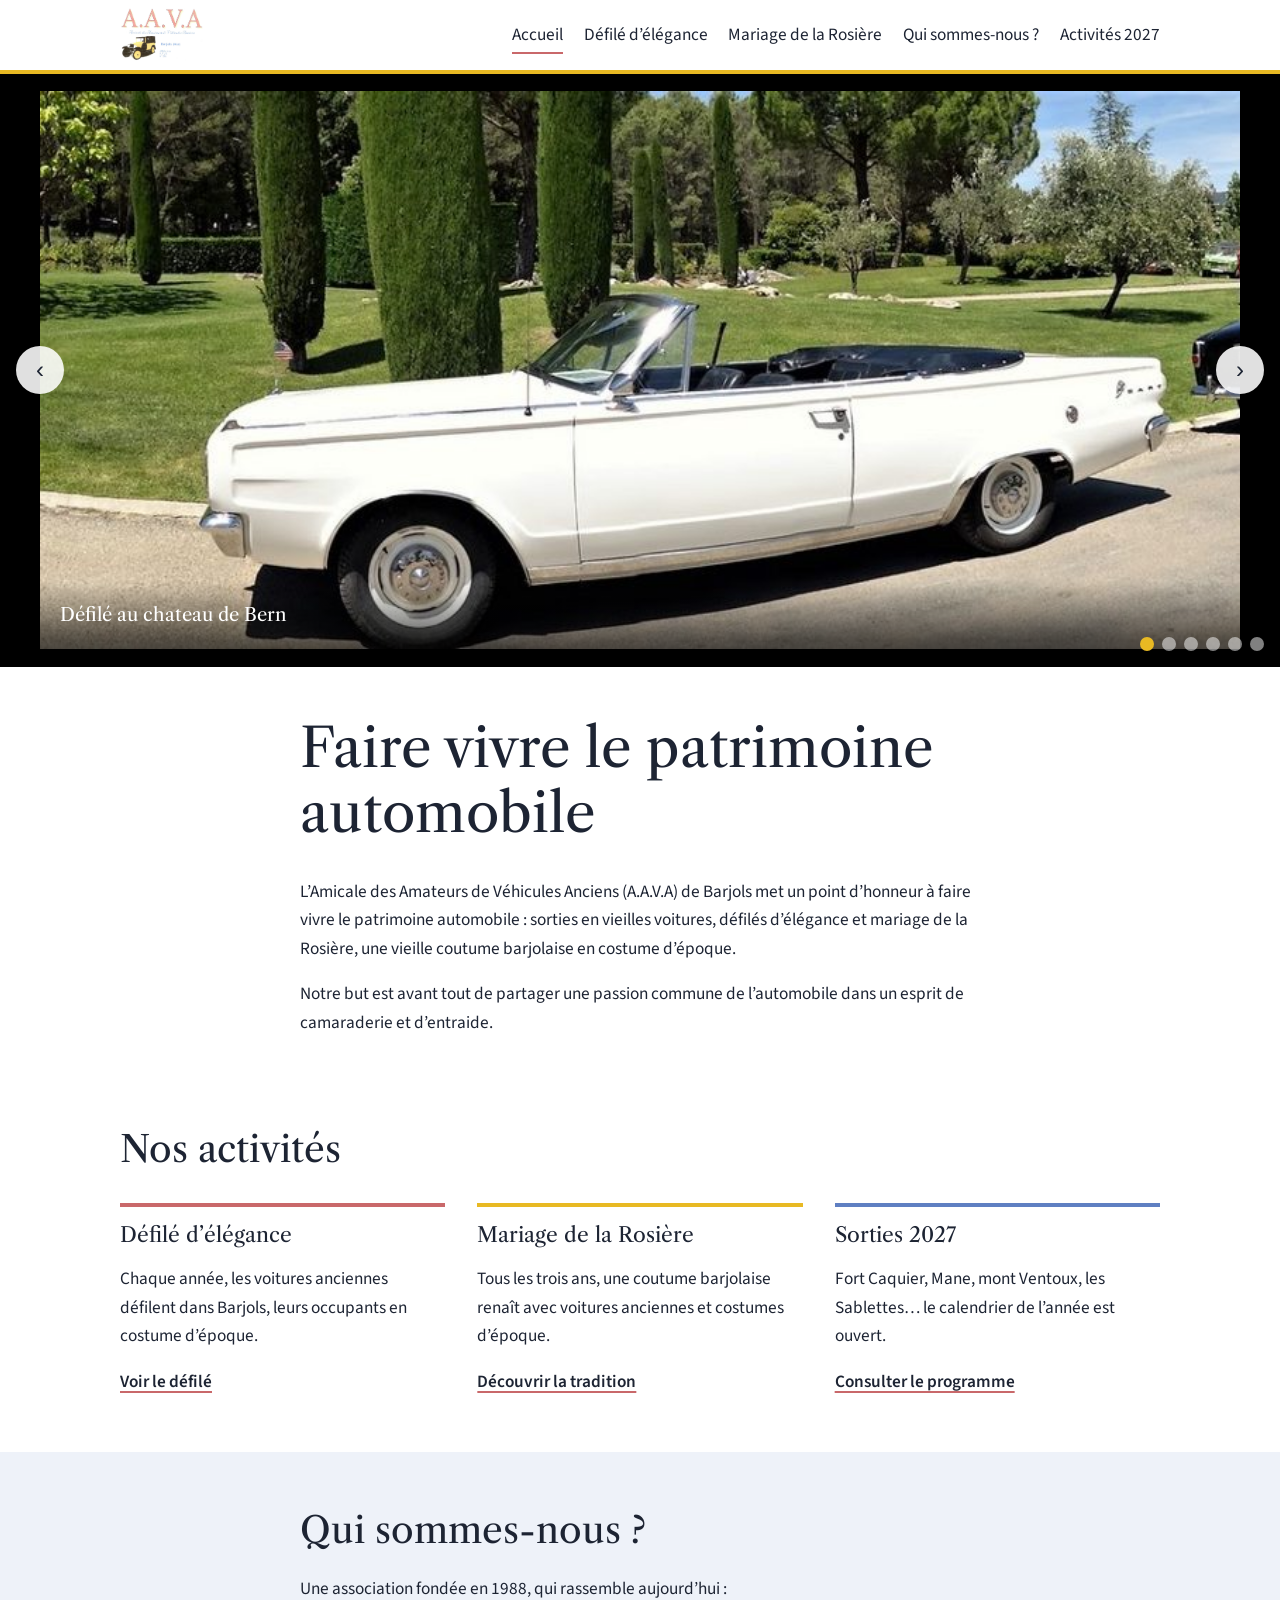
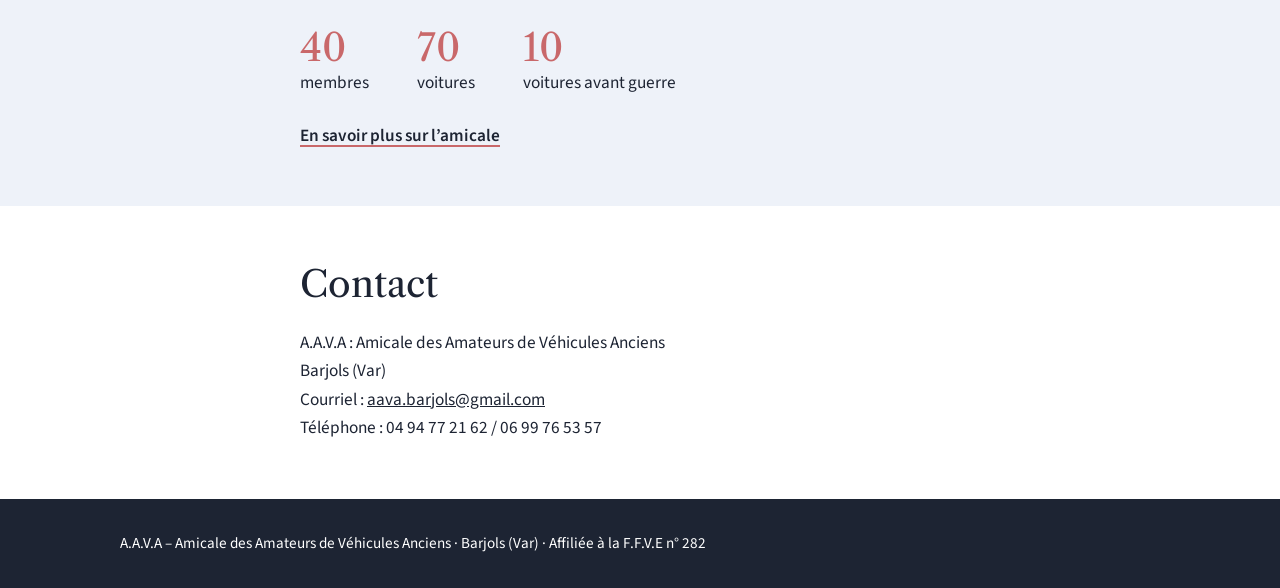
<file: index.html>
<!DOCTYPE html>
<html lang="fr">

<head>
    <meta charset="utf-8">
    <meta name="viewport" content="width=device-width,initial-scale=1">
    <title>A.A.V.A Barjols – Amicale des Amateurs de Véhicules Anciens</title>
    <meta name="description"
        content="Amicale de véhicules anciens à Barjols (Var) : sorties, défilé d’élégance et mariage de la Rosière.">
    <link rel="preconnect" href="https://fonts.googleapis.com">
    <link rel="preconnect" href="https://fonts.gstatic.com" crossorigin>
    <link
        href="https://fonts.googleapis.com/css2?family=Libre+Caslon+Text:ital,wght@0,400;0,700;1,400&family=Source+Sans+3:wght@400;600&display=swap"
        rel="stylesheet">
    <link rel="stylesheet" href="style.css">
</head>

<body>
    <header class="site">
        <div class="wrap"><a class="brand" href="index.html"><img src="images/logo.jpg"
                    alt="A.A.V.A – Amicale des Amateurs de Véhicules Anciens, Barjols"></a>
            <nav aria-label="Navigation principale">
                <ul>
                    <li><a href="index.html" aria-current="page">Accueil</a></li>
                    <li><a href="defile-elegance.html">Défilé d’élégance</a></li>
                    <li><a href="mariage-rosiere.html">Mariage de la Rosière</a></li>
                    <li><a href="qui-sommes-nous.html">Qui sommes-nous ?</a></li>
                    <li><a href="activites-2027.html">Activités 2027</a></li>
                </ul>
            </nav>
        </div>
    </header>
    <main>
        <section class="carousel" aria-roledescription="carrousel" aria-label="Photos de l’amicale">
            <figure class="slide"><img src="images/panorama-1.jpg" alt="Défilé d'élégance" loading="lazy">
                <figcaption>Défilé au chateau de Bern</figcaption>
            </figure>
            <figure class="slide"><img src="images/primaquatre.jpg" alt="Renault Primaquatre devant les vignes">
                <figcaption>Sorties en vieilles voitures</figcaption>
            </figure>
            <figure class="slide"><img src="images/renault-bleue.jpg" alt="Renault bleue décapotable" loading="lazy">
                <figcaption>Le patrimoine automobile en balade</figcaption>
            </figure>
            <figure class="slide"><img src="images/panorama-2.jpg" alt="Défilé d'élégance" loading="lazy">
                <figcaption>Défilé au chateau de Bern</figcaption>
            </figure>
            <figure class="slide"><img src="images/panorama-3.jpg" alt="Défilé d'élégance" loading="lazy">
                <figcaption>Défilé au chateau de Bern</figcaption>
            </figure>
            <figure class="slide"><img src="images/rosiere-groupe.jpg"
                    alt="Les participants au mariage de la Rosière en costumes d’époque" loading="lazy">
                <figcaption>Le mariage de la Rosière</figcaption>
            </figure>
            <button class="prev" aria-label="Photo précédente">‹</button><button class="next"
                aria-label="Photo suivante">›</button>
            <div class="dots"></div>
        </section>
        <section class="intro">
            <div class="wrap narrow">
                <h1>Faire vivre le patrimoine automobile</h1>
                <p>L’Amicale des Amateurs de Véhicules Anciens (A.A.V.A) de Barjols met un point d’honneur à faire vivre
                    le patrimoine automobile : sorties en vieilles voitures, défilés d’élégance et mariage de la
                    Rosière, une vieille coutume barjolaise en costume d’époque.</p>
                <p>Notre but est avant tout de partager une passion commune de l’automobile dans un esprit de
                    camaraderie et d’entraide.</p>
            </div>
        </section>
        <section class="block">
            <div class="wrap">
                <h2>Nos activités</h2>
                <div class="cards">
                    <article class="card">
                        <h3>Défilé d’élégance</h3>
                        <p>Chaque année, les voitures anciennes défilent dans Barjols, leurs occupants en costume
                            d’époque.</p><a class="link" href="defile-elegance.html">Voir le défilé</a>
                    </article>
                    <article class="card">
                        <h3>Mariage de la Rosière</h3>
                        <p>Tous les trois ans, une coutume barjolaise renaît avec voitures anciennes et costumes
                            d’époque.</p><a class="link" href="mariage-rosiere.html">Découvrir la tradition</a>
                    </article>
                    <article class="card">
                        <h3>Sorties 2027</h3>
                        <p>Fort Caquier, Mane, mont Ventoux, les Sablettes… le calendrier de l’année est ouvert.</p><a
                            class="link" href="activites-2027.html">Consulter le programme</a>
                    </article>
                </div>
            </div>
        </section>
        <section class="block alt">
            <div class="wrap narrow">
                <h2>Qui sommes-nous ?</h2>
                <p>Une association fondée en 1988, qui rassemble aujourd’hui :</p>
                <ul class="stats">
                    <li><strong>40</strong>membres</li>
                    <li><strong>70</strong>voitures</li>
                    <li><strong>10</strong>voitures avant guerre</li>
                </ul>
                <a class="link" href="qui-sommes-nous.html">En savoir plus sur l’amicale</a>
            </div>
        </section>
        <section class="block contact" id="contact">
            <div class="wrap narrow">
                <h2>Contact</h2>
                <address>A.A.V.A : Amicale des Amateurs de Véhicules Anciens<br>Barjols (Var)</br>
                    
                    Courriel : <a href="mailto:aava.barjols@gmail.com">aava.barjols@gmail.com</a><br>Téléphone :  04 94 77 21 62 / 06 99 76 53 57
                </address>
            </div>
        </section>
    </main>
    <footer>
        <div class="wrap">A.A.V.A – Amicale des Amateurs de Véhicules Anciens · Barjols (Var) · Affiliée à la F.F.V.E n°
            282</div>
    </footer>
    <script src="script.js"></script>
</body>

</html>
</file>
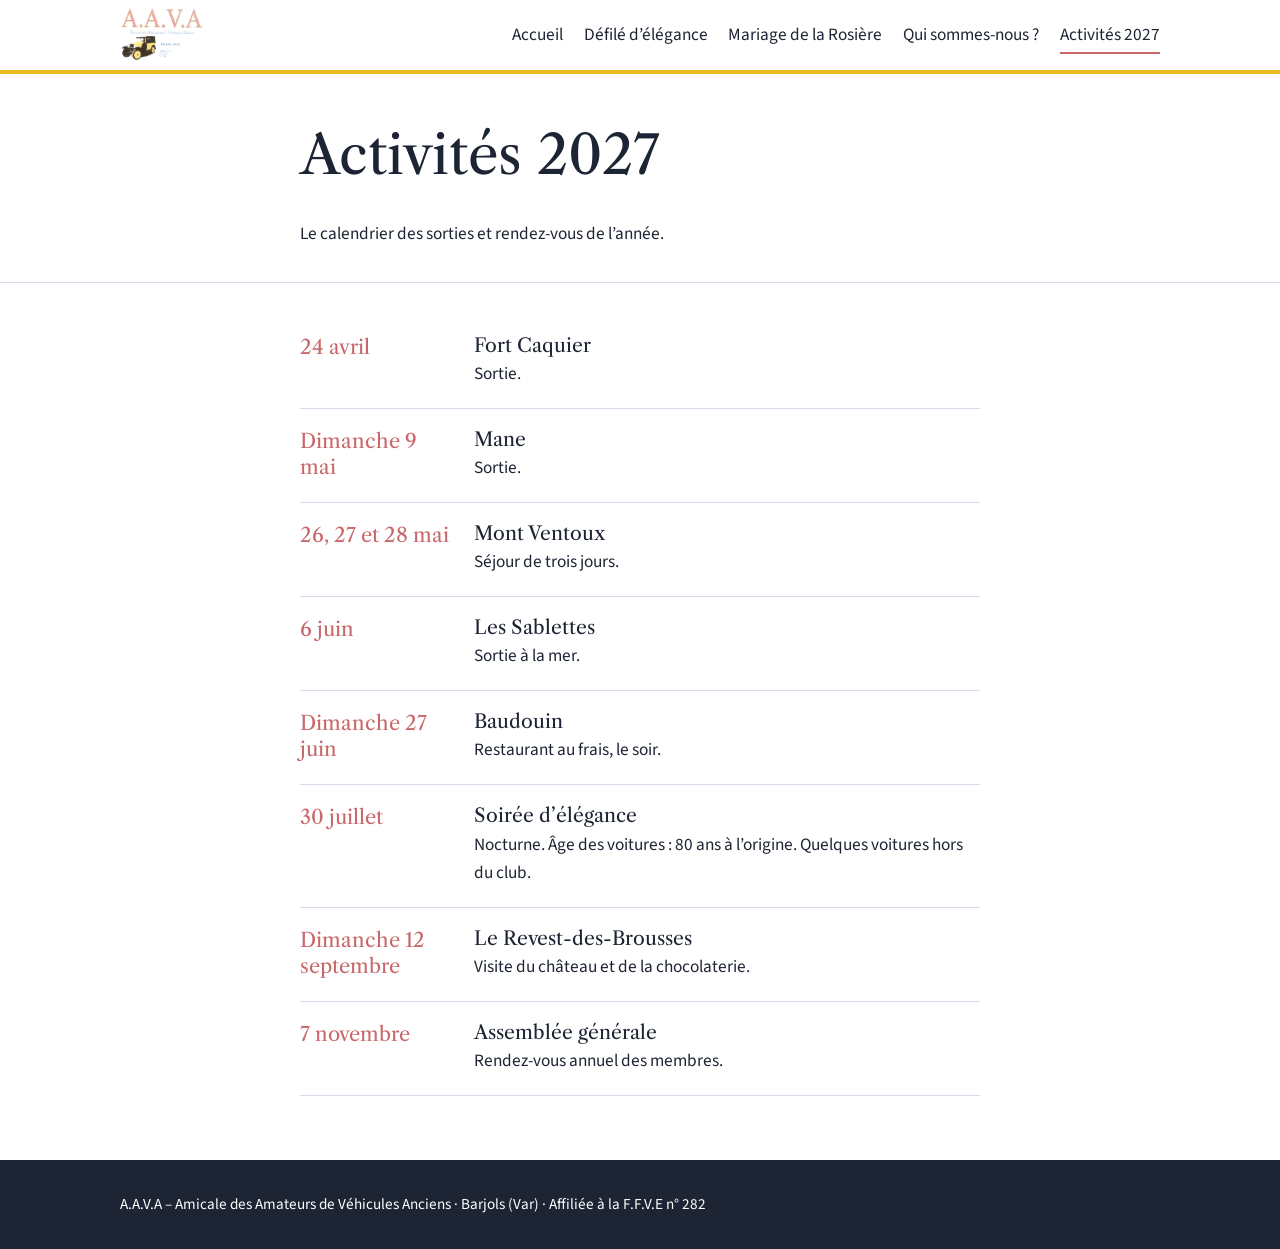
<file: activites-2027.html>
<!DOCTYPE html>
<html lang="fr"><head><meta charset="utf-8"><meta name="viewport" content="width=device-width,initial-scale=1">
<title>Activités 2027 – A.A.V.A Barjols</title><meta name="description" content="Le programme 2027 de l’A.A.V.A.">
<link rel="preconnect" href="https://fonts.googleapis.com"><link rel="preconnect" href="https://fonts.gstatic.com" crossorigin>
<link href="https://fonts.googleapis.com/css2?family=Libre+Caslon+Text:ital,wght@0,400;0,700;1,400&family=Source+Sans+3:wght@400;600&display=swap" rel="stylesheet">
<link rel="stylesheet" href="style.css"></head><body>
<header class="site"><div class="wrap"><a class="brand" href="index.html"><img src="images/logo.jpg" alt="A.A.V.A – Amicale des Amateurs de Véhicules Anciens, Barjols"></a>
<nav aria-label="Navigation principale"><ul><li><a href="index.html">Accueil</a></li><li><a href="defile-elegance.html">Défilé d’élégance</a></li><li><a href="mariage-rosiere.html">Mariage de la Rosière</a></li><li><a href="qui-sommes-nous.html">Qui sommes-nous ?</a></li><li><a href="activites-2027.html" aria-current="page">Activités 2027</a></li></ul></nav></div></header>
<main><div class="pagehead"><div class="wrap narrow"><h1>Activités 2027</h1><p>Le calendrier des sorties et rendez-vous de l’année.</p></div></div><div class="wrap narrow"><ol class="agenda"><li><time>24 avril</time><div><h3>Fort Caquier</h3><p>Sortie.</p></div></li><li><time>Dimanche 9 mai</time><div><h3>Mane</h3><p>Sortie.</p></div></li><li><time>26, 27 et 28 mai</time><div><h3>Mont Ventoux</h3><p>Séjour de trois jours.</p></div></li><li><time>6 juin</time><div><h3>Les Sablettes</h3><p>Sortie à la mer.</p></div></li><li><time>Dimanche 27 juin</time><div><h3>Baudouin</h3><p>Restaurant au frais, le soir.</p></div></li><li><time>30 juillet</time><div><h3>Soirée d’élégance</h3><p>Nocturne. Âge des voitures : 80 ans à l’origine. Quelques voitures hors du club.</p></div></li><li><time>Dimanche 12 septembre</time><div><h3>Le Revest-des-Brousses</h3><p>Visite du château et de la chocolaterie.</p></div></li><li><time>7 novembre</time><div><h3>Assemblée générale</h3><p>Rendez-vous annuel des membres.</p></div></li></ol></div></main>
<footer><div class="wrap">A.A.V.A – Amicale des Amateurs de Véhicules Anciens · Barjols (Var) · Affiliée à la F.F.V.E n° 282</div></footer>
</body></html>
</file>
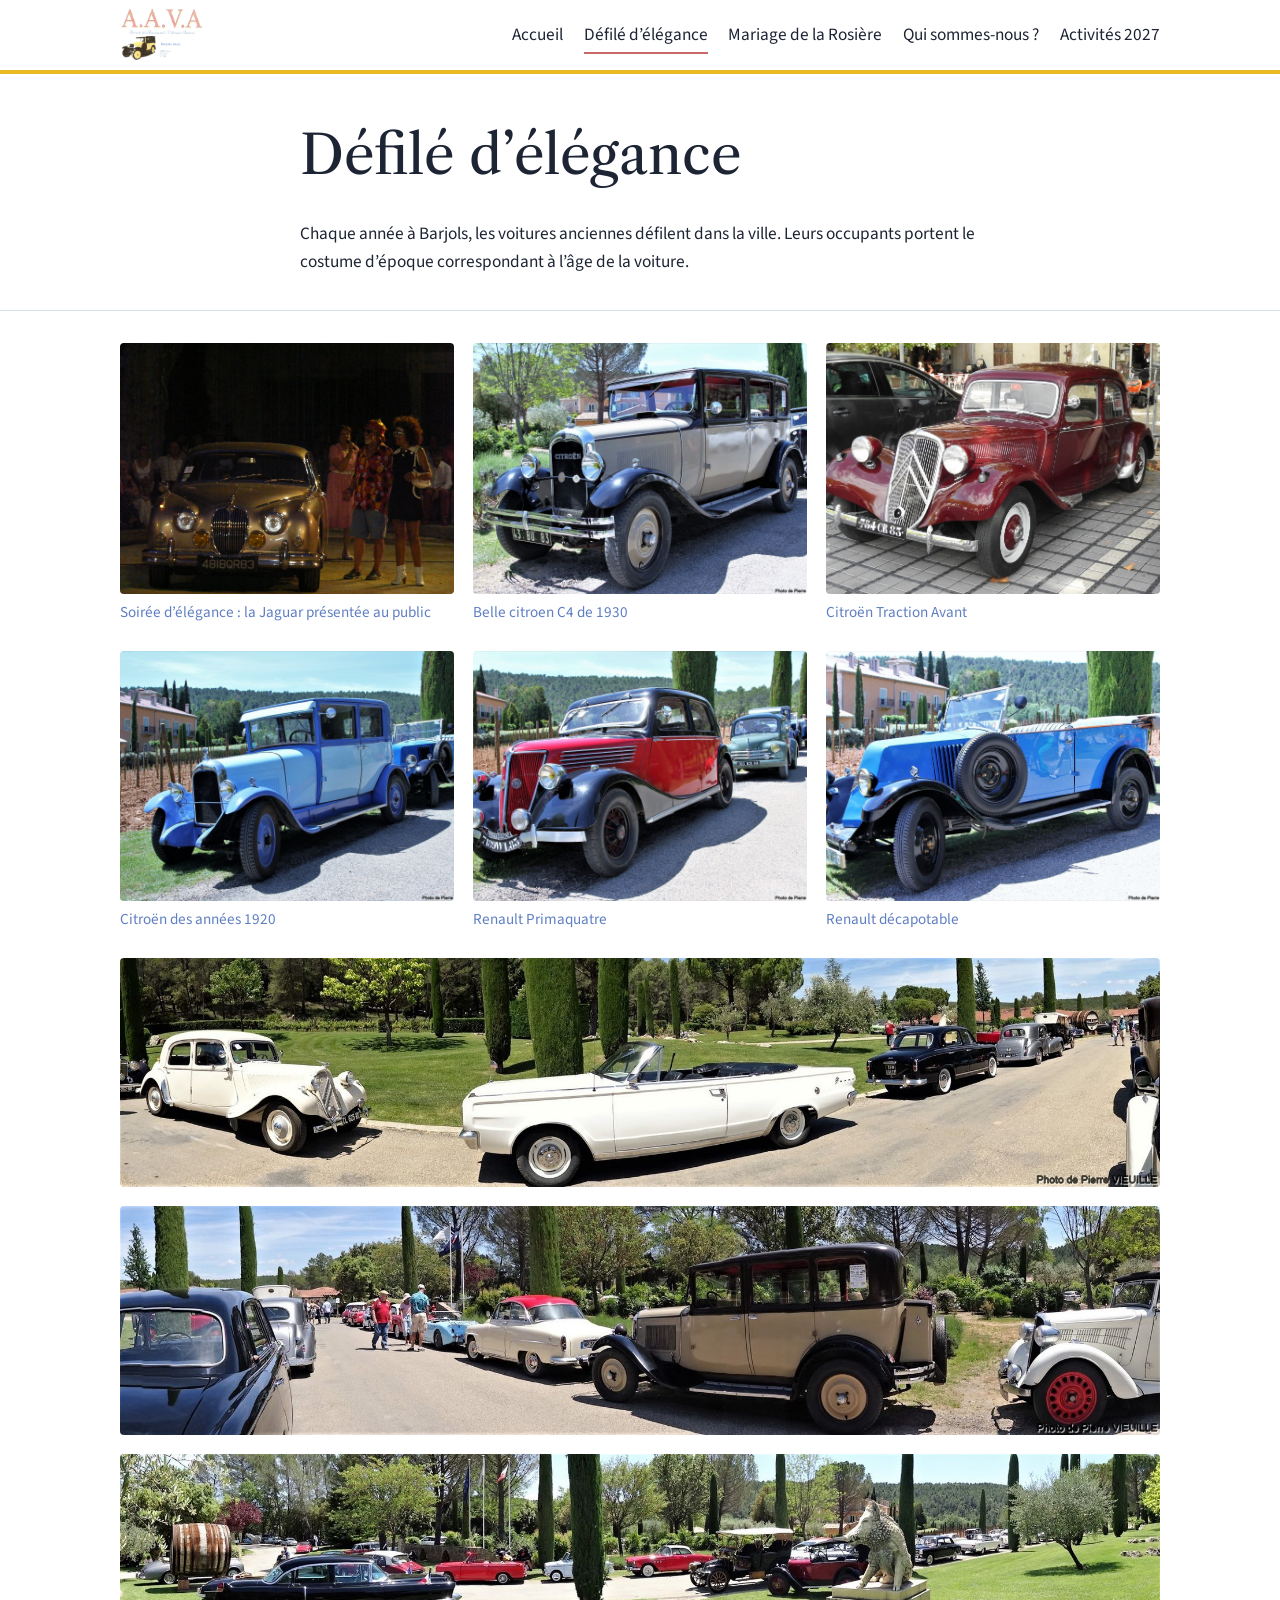
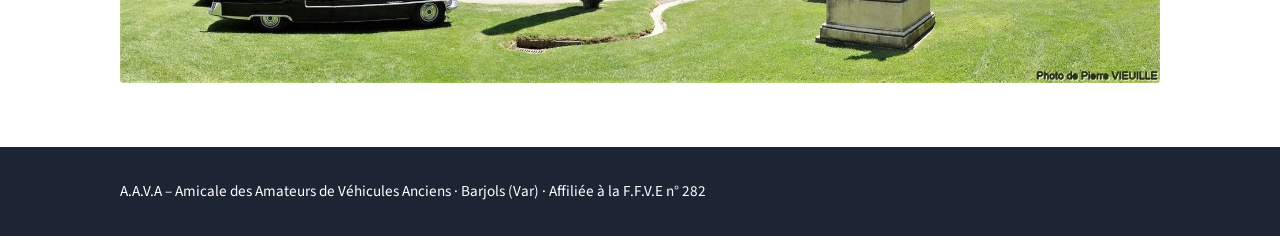
<file: defile-elegance.html>
<!DOCTYPE html>
<html lang="fr">

<head>
    <meta charset="utf-8">
    <meta name="viewport" content="width=device-width,initial-scale=1">
    <title>Défilé d’élégance – A.A.V.A Barjols</title>
    <meta name="description" content="Le défilé d’élégance de voitures anciennes à Barjols.">
    <link rel="preconnect" href="https://fonts.googleapis.com">
    <link rel="preconnect" href="https://fonts.gstatic.com" crossorigin>
    <link
        href="https://fonts.googleapis.com/css2?family=Libre+Caslon+Text:ital,wght@0,400;0,700;1,400&family=Source+Sans+3:wght@400;600&display=swap"
        rel="stylesheet">
    <link rel="stylesheet" href="style.css">
</head>

<body>
    <header class="site">
        <div class="wrap"><a class="brand" href="index.html"><img src="images/logo.jpg"
                    alt="A.A.V.A – Amicale des Amateurs de Véhicules Anciens, Barjols"></a>
            <nav aria-label="Navigation principale">
                <ul>
                    <li><a href="index.html">Accueil</a></li>
                    <li><a href="defile-elegance.html" aria-current="page">Défilé d’élégance</a></li>
                    <li><a href="mariage-rosiere.html">Mariage de la Rosière</a></li>
                    <li><a href="qui-sommes-nous.html">Qui sommes-nous ?</a></li>
                    <li><a href="activites-2027.html">Activités 2027</a></li>
                </ul>
            </nav>
        </div>
    </header>
    <main>
        <div class="pagehead">
            <div class="wrap narrow">
                <h1>Défilé d’élégance</h1>
                <p>Chaque année à Barjols, les voitures anciennes défilent dans la ville. Leurs occupants portent le
                    costume d’époque correspondant à l’âge de la voiture.</p>
            </div>
        </div>
        <div class="wrap">
            <div class="gallery">
                <figure><img src="images/jaguar-nuit.jpg" alt="Jaguar ancienne présentée de nuit devant le public"
                        loading="lazy">
                    <figcaption>Soirée d’élégance : la Jaguar présentée au public</figcaption>
                </figure>
                <figure><img src="images/citroen-c4.JPG" alt="Citroen 201"
                        loading="lazy">
                    <figcaption>Belle citroen C4 de 1930</figcaption>
                </figure>
                <figure><img src="images/traction.jpg" alt="Citroën Traction Avant bordeaux" loading="lazy">
                    <figcaption>Citroën Traction Avant</figcaption>
                </figure>
                <figure><img src="images/citroen-bleue.jpg" alt="Citroën bleue des années 1920" loading="lazy">
                    <figcaption>Citroën des années 1920</figcaption>
                </figure>
                <figure><img src="images/primaquatre.jpg" alt="Renault Primaquatre rouge et noire" loading="lazy">
                    <figcaption>Renault Primaquatre</figcaption>
                </figure>
                <figure><img src="images/renault-bleue.jpg" alt="Renault bleue décapotable" loading="lazy">
                    <figcaption>Renault décapotable</figcaption>
                </figure>
                <figure class="wide"><img src="images/panorama-1.jpg"
                        alt="Alignement de voitures anciennes sous les cyprès" loading="lazy"></figure>
                <figure class="wide"><img src="images/panorama-2.jpg" alt="Voitures anciennes en file sur le parking"
                        loading="lazy"></figure>
                <figure class="wide"><img src="images/panorama-3.jpg" alt="Voitures anciennes et sanglier en pierre"
                        loading="lazy"></figure>
            </div>
        </div>
    </main>
    <footer>
        <div class="wrap">A.A.V.A – Amicale des Amateurs de Véhicules Anciens · Barjols (Var) · Affiliée à la F.F.V.E n°
            282</div>
    </footer>
</body>

</html>
</file>
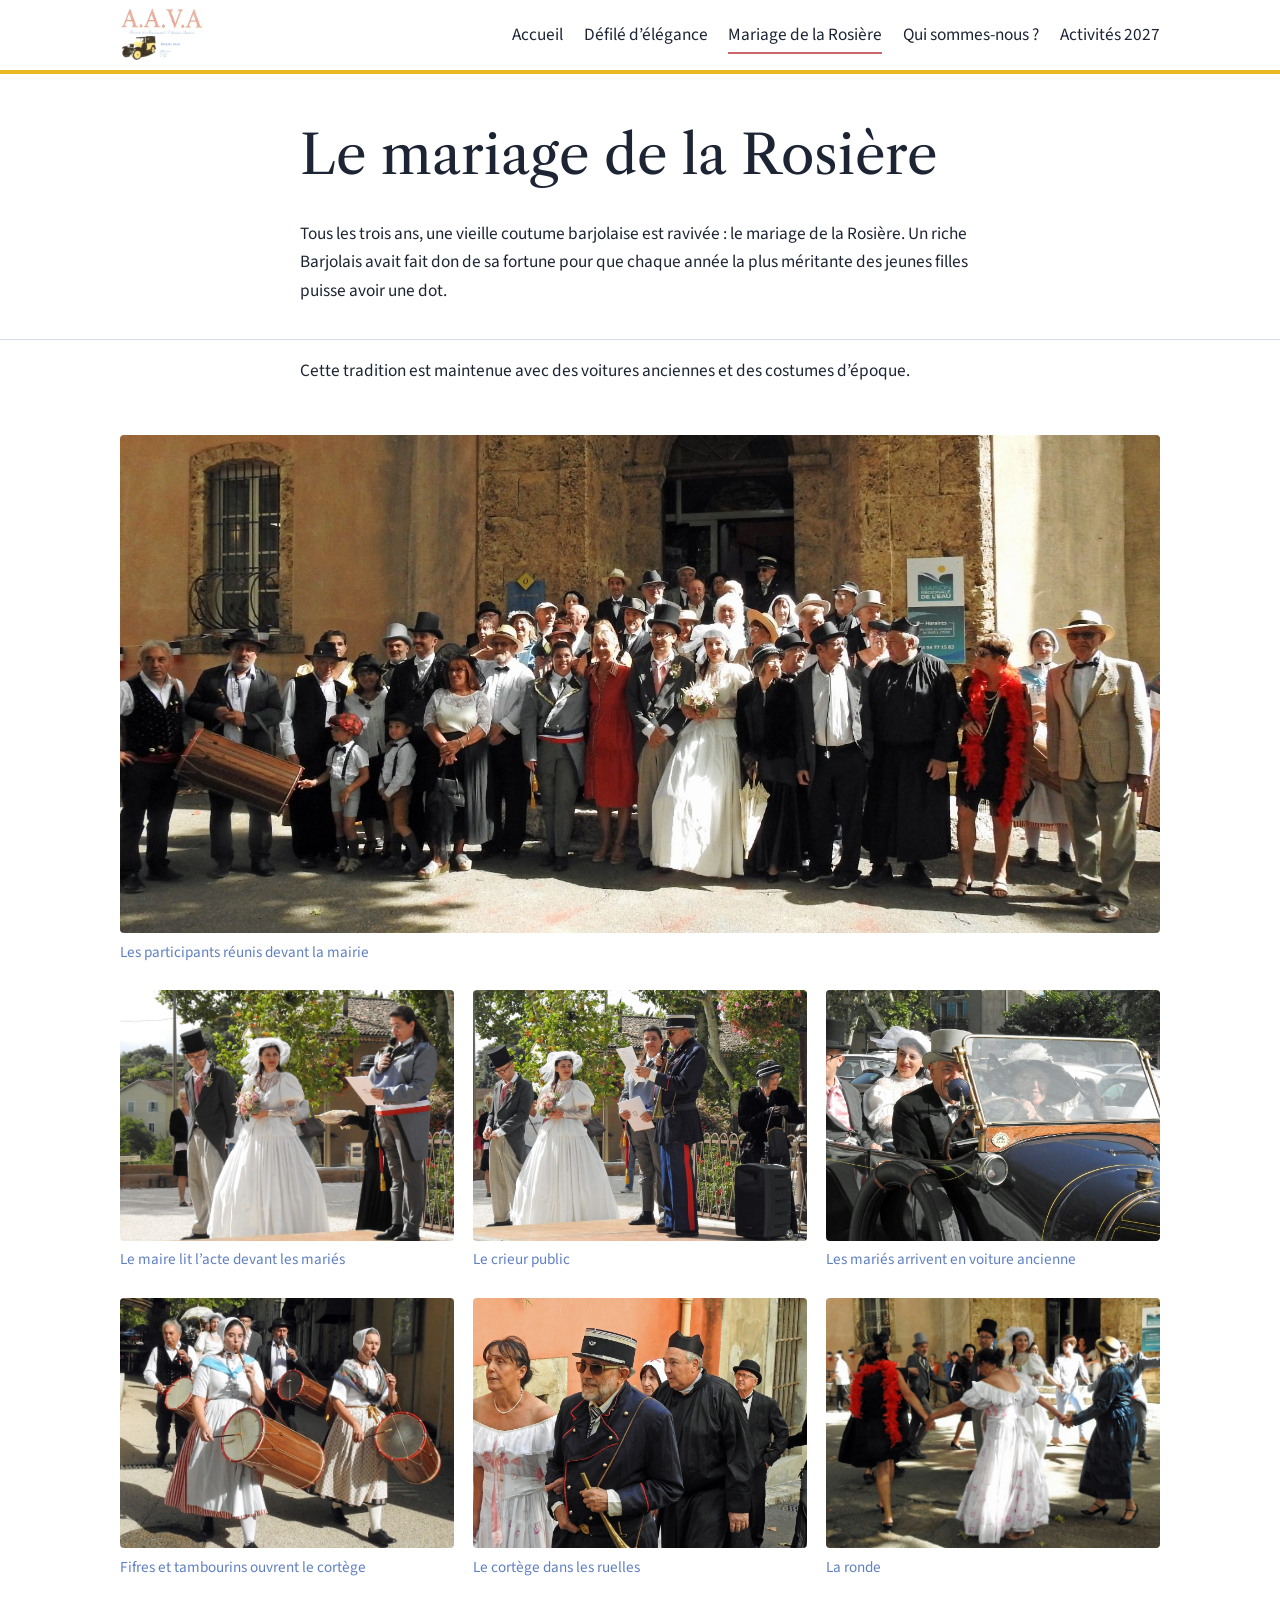
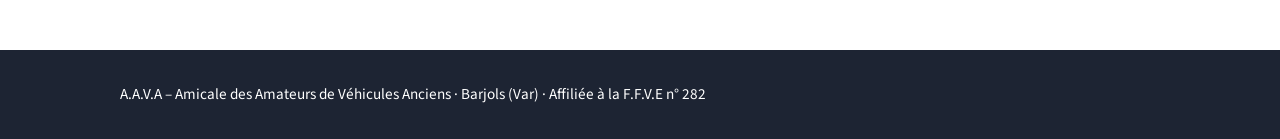
<file: mariage-rosiere.html>
<!DOCTYPE html>
<html lang="fr"><head><meta charset="utf-8"><meta name="viewport" content="width=device-width,initial-scale=1">
<title>Mariage de la Rosière – A.A.V.A Barjols</title><meta name="description" content="Le mariage de la Rosière, vieille coutume barjolaise.">
<link rel="preconnect" href="https://fonts.googleapis.com"><link rel="preconnect" href="https://fonts.gstatic.com" crossorigin>
<link href="https://fonts.googleapis.com/css2?family=Libre+Caslon+Text:ital,wght@0,400;0,700;1,400&family=Source+Sans+3:wght@400;600&display=swap" rel="stylesheet">
<link rel="stylesheet" href="style.css"></head><body>
<header class="site"><div class="wrap"><a class="brand" href="index.html"><img src="images/logo.jpg" alt="A.A.V.A – Amicale des Amateurs de Véhicules Anciens, Barjols"></a>
<nav aria-label="Navigation principale"><ul><li><a href="index.html">Accueil</a></li><li><a href="defile-elegance.html">Défilé d’élégance</a></li><li><a href="mariage-rosiere.html" aria-current="page">Mariage de la Rosière</a></li><li><a href="qui-sommes-nous.html">Qui sommes-nous ?</a></li><li><a href="activites-2027.html">Activités 2027</a></li></ul></nav></div></header>
<main><div class="pagehead"><div class="wrap narrow"><h1>Le mariage de la Rosière</h1><p>Tous les trois ans, une vieille coutume barjolaise est ravivée : le mariage de la Rosière. Un riche Barjolais avait fait don de sa fortune pour que chaque année la plus méritante des jeunes filles puisse avoir une dot.</p></div></div><div class="wrap narrow"><p>Cette tradition est maintenue avec des voitures anciennes et des costumes d’époque.</p></div><div class="wrap"><div class="gallery"><figure class="wide"><img src="images/rosiere-groupe.jpg" alt="Photo de groupe devant la Maison régionale de l’eau" loading="lazy"><figcaption>Les participants réunis devant la mairie</figcaption></figure><figure><img src="images/rosiere-mairie.jpg" alt="Les mariés et le maire sur l’estrade" loading="lazy"><figcaption>Le maire lit l’acte devant les mariés</figcaption></figure><figure><img src="images/rosiere-scene.jpg" alt="Le crieur public en uniforme lisant un texte devant les mariés" loading="lazy"><figcaption>Le crieur public</figcaption></figure><figure><img src="images/rosiere-voiture.jpg" alt="Les mariés en voiture ancienne" loading="lazy"><figcaption>Les mariés arrivent en voiture ancienne</figcaption></figure><figure><img src="images/rosiere-fifres.jpg" alt="Fifres et tambourins en costume provençal" loading="lazy"><figcaption>Fifres et tambourins ouvrent le cortège</figcaption></figure><figure><img src="images/rosiere-cortege.jpg" alt="Cortège avec le facteur, le curé et la mariée" loading="lazy"><figcaption>Le cortège dans les ruelles</figcaption></figure><figure><img src="images/rosiere-danse.jpg" alt="Ronde de danse en costumes d’époque devant la mairie" loading="lazy"><figcaption>La ronde</figcaption></figure></div></div></main>
<footer><div class="wrap">A.A.V.A – Amicale des Amateurs de Véhicules Anciens · Barjols (Var) · Affiliée à la F.F.V.E n° 282</div></footer>
</body></html>
</file>
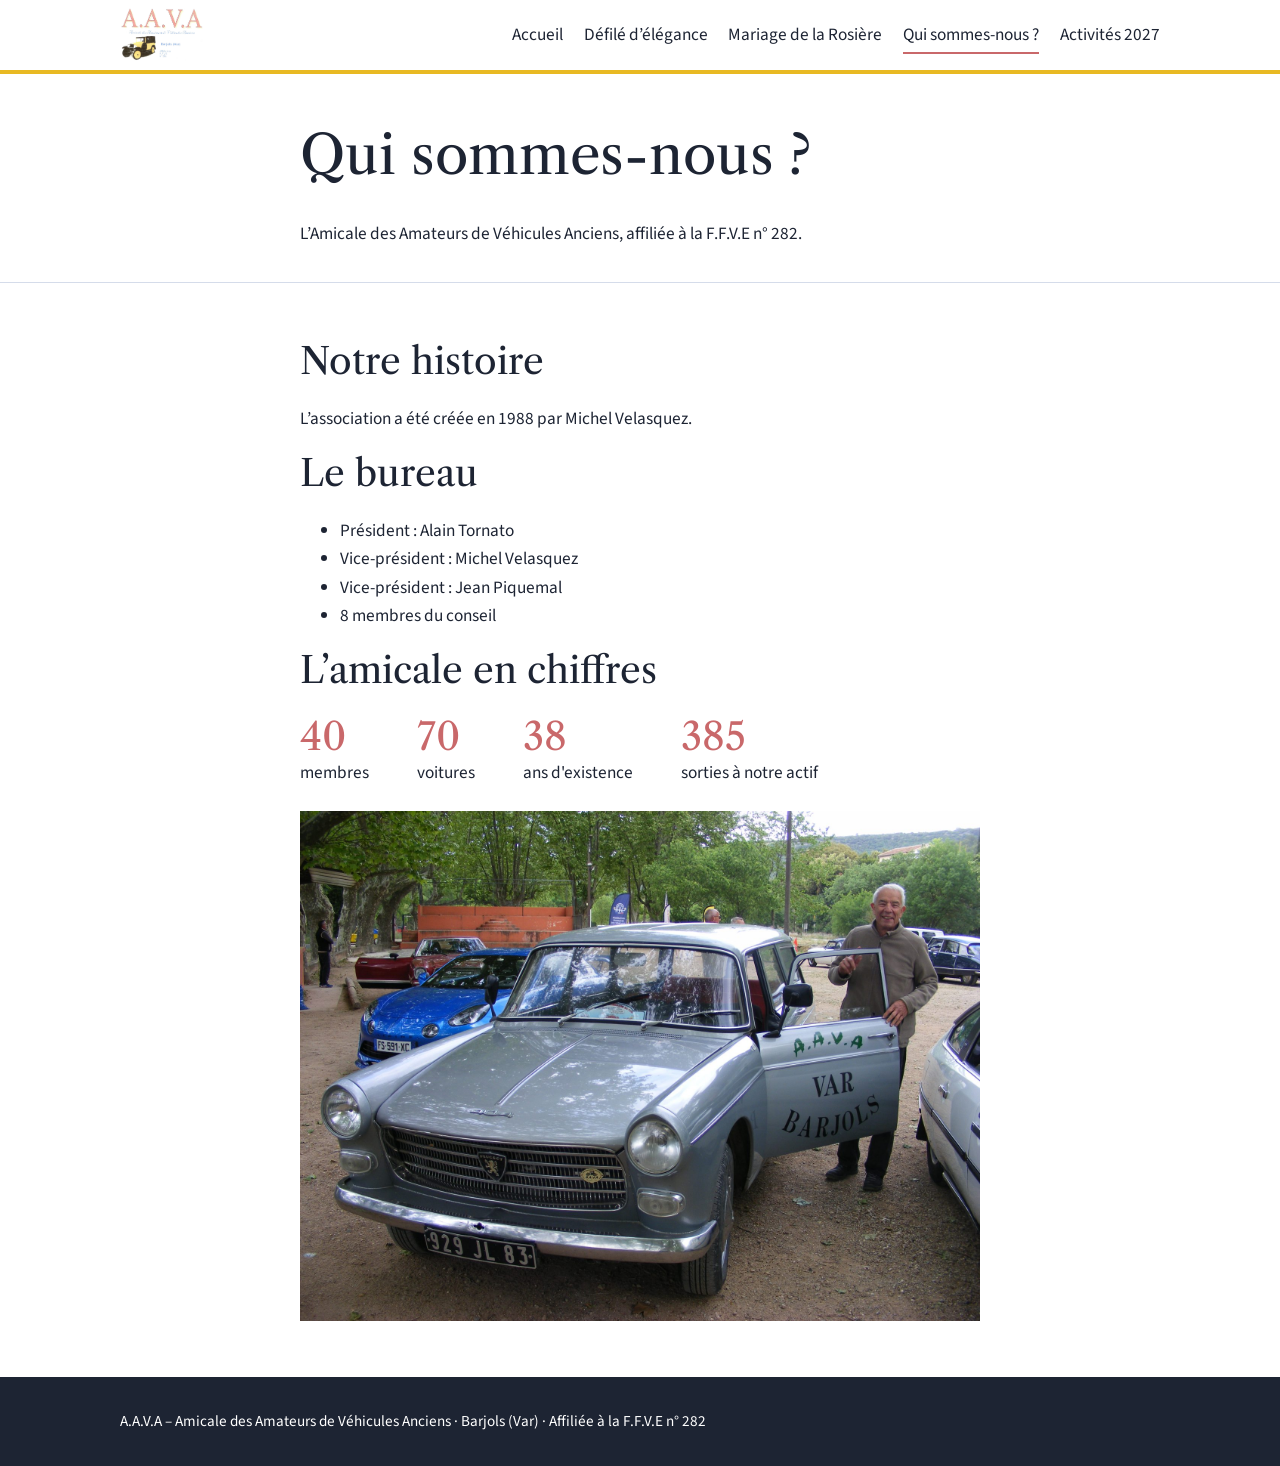
<file: qui-sommes-nous.html>
<!DOCTYPE html>
<html lang="fr">

<head>
    <meta charset="utf-8">
    <meta name="viewport" content="width=device-width,initial-scale=1">
    <title>Qui sommes-nous ? – A.A.V.A Barjols</title>
    <meta name="description" content="Histoire, bureau et chiffres de l’A.A.V.A.">
    <link rel="preconnect" href="https://fonts.googleapis.com">
    <link rel="preconnect" href="https://fonts.gstatic.com" crossorigin>
    <link
        href="https://fonts.googleapis.com/css2?family=Libre+Caslon+Text:ital,wght@0,400;0,700;1,400&family=Source+Sans+3:wght@400;600&display=swap"
        rel="stylesheet">
    <link rel="stylesheet" href="style.css">
</head>

<body>
    <header class="site">
        <div class="wrap"><a class="brand" href="index.html"><img src="images/logo.jpg"
                    alt="A.A.V.A – Amicale des Amateurs de Véhicules Anciens, Barjols"></a>
            <nav aria-label="Navigation principale">
                <ul>
                    <li><a href="index.html">Accueil</a></li>
                    <li><a href="defile-elegance.html">Défilé d’élégance</a></li>
                    <li><a href="mariage-rosiere.html">Mariage de la Rosière</a></li>
                    <li><a href="qui-sommes-nous.html" aria-current="page">Qui sommes-nous ?</a></li>
                    <li><a href="activites-2027.html">Activités 2027</a></li>
                </ul>
            </nav>
        </div>
    </header>
    <main>
        <div class="pagehead">
            <div class="wrap narrow">
                <h1>Qui sommes-nous ?</h1>
                <p>L’Amicale des Amateurs de Véhicules Anciens, affiliée à la F.F.V.E n° 282.</p>
            </div>
        </div>
        <section class="block">
            <div class="wrap narrow">
                <h2>Notre histoire</h2>
                <p>L’association a été créée en 1988 par Michel Velasquez.</p>
                <h2>Le bureau</h2>
                <ul>
                    <li>Président : Alain Tornato</li>
                    <li>Vice-président : Michel Velasquez</li>
                    <li>Vice-président : Jean Piquemal</li>
                    <li>8 membres du conseil</li>
                </ul>
                <h2>L’amicale en chiffres</h2>
                <ul class="stats">
                    <li><strong>40</strong>membres</li>
                    <li><strong>70</strong>voitures</li>
                    <li><strong>38</strong>ans d'existence</li>
                    <li><strong>385</strong>sorties à notre actif</li>
                </ul>
                <img src="images/peugeot-404.jpg" alt="Bernard devant la Peugeot 404 de l’A.A.V.A"
                    loading="lazy">
            </div>
        </section>
    </main>
    <footer>
        <div class="wrap">A.A.V.A – Amicale des Amateurs de Véhicules Anciens · Barjols (Var) · Affiliée à la F.F.V.E n°
            282</div>
    </footer>
</body>

</html>
</file>
<file: style.css>
:root{--ink:#1d2433;--paper:#fff;--mist:#eef2f9;--yellow:#e8b923;--rose:#c9686a;--blue:#5f7fc2;--line:#d5dcea;
--serif:"Libre Caslon Text",Georgia,"Times New Roman",serif;--sans:"Source Sans 3",system-ui,-apple-system,"Segoe UI",sans-serif}
@media (prefers-color-scheme:dark){:root{--ink:#eef1f8;--paper:#161b27;--mist:#1e2535;--line:#323c54;--blue:#8fa8d9}}
*{box-sizing:border-box}html{scroll-behavior:smooth}
body{margin:0;font:1.08rem/1.65 var(--sans);color:var(--ink);background:var(--paper)}
img{max-width:100%;display:block}a{color:inherit}
:focus-visible{outline:3px solid var(--yellow);outline-offset:3px}
h1,h2,h3{font-family:var(--serif);font-weight:400;line-height:1.2;margin:0 0 .6em}
h1{font-size:clamp(2rem,5vw,3.4rem)}h2{font-size:clamp(1.6rem,3.5vw,2.3rem)}h3{font-size:1.3rem}
.wrap{max-width:1080px;margin:0 auto;padding:0 1.25rem}
.narrow{max-width:720px}
header.site{background:var(--paper);border-bottom:4px solid var(--yellow);position:sticky;top:0;z-index:20}
header.site .wrap{display:flex;align-items:center;justify-content:space-between;gap:1rem;flex-wrap:wrap;padding-top:.5rem;padding-bottom:.5rem}
.brand img{height:54px;width:auto;border-radius:4px}
nav ul{list-style:none;display:flex;flex-wrap:wrap;gap:.2rem 1.3rem;margin:0;padding:0}
nav a{text-decoration:none;padding:.3rem 0;border-bottom:2px solid transparent}
nav a:hover,nav a[aria-current]{border-color:var(--rose)}
.carousel{position:relative;background:#000;overflow:hidden}
.slide{display:none;position:relative}.slide.on{display:block}
.slide img{width:100%;height:clamp(300px,62vh,640px);object-fit:cover}
.slide figcaption{position:absolute;left:0;right:0;bottom:0;padding:1.2rem 1.25rem;color:#fff;background:linear-gradient(transparent,rgba(0,0,0,.7));font-family:var(--serif);font-size:1.15rem}
.carousel button{position:absolute;top:50%;transform:translateY(-50%);width:48px;height:48px;border:0;border-radius:50%;background:rgba(255,255,255,.88);color:#1d2433;font-size:1.5rem;cursor:pointer}
.prev{left:1rem}.next{right:1rem}
.dots{position:absolute;right:1rem;bottom:1rem;display:flex;gap:.5rem}
.dots button{position:static;transform:none;width:14px;height:14px;padding:0;background:rgba(255,255,255,.5)}
.dots button[aria-current="true"]{background:var(--yellow)}
section.block{padding:3.5rem 0}section.alt{background:var(--mist)}
.intro{padding:3rem 0 1rem}
.cards{display:grid;grid-template-columns:repeat(auto-fit,minmax(250px,1fr));gap:2rem;margin-top:2rem}
.card{border-top:4px solid var(--rose);padding-top:1rem}
.card:nth-child(2){border-color:var(--yellow)}.card:nth-child(3){border-color:var(--blue)}
.link{font-weight:600;text-decoration:underline;text-decoration-color:var(--rose);text-underline-offset:4px;text-decoration-thickness:2px}
.stats{display:flex;flex-wrap:wrap;gap:1rem 3rem;margin:1.5rem 0;padding:0;list-style:none}
.stats strong{display:block;font:400 2.4rem/1.1 var(--serif);color:var(--rose)}
.pagehead{padding:3rem 0 1rem;border-bottom:1px solid var(--line)}
.gallery{display:grid;grid-template-columns:repeat(auto-fill,minmax(300px,1fr));gap:1.2rem;padding:2rem 0 4rem}
.gallery figure{margin:0}.gallery img{width:100%;aspect-ratio:4/3;object-fit:cover;border-radius:4px}
.gallery figure.wide{grid-column:1/-1}.gallery figure.wide img{aspect-ratio:auto;max-height:none}
.gallery figcaption{font-size:.95rem;padding:.4rem 0;color:var(--blue)}
.agenda{list-style:none;margin:2rem 0 4rem;padding:0}
.agenda li{display:grid;grid-template-columns:150px 1fr;gap:1.5rem;padding:1.2rem 0;border-bottom:1px solid var(--line)}
.agenda time{font:400 1.25rem/1.3 var(--serif);color:var(--rose)}
.agenda h3{margin:0 0 .2rem;font-size:1.2rem}.agenda p{margin:0}
.team{columns:2;padding-left:1.2rem}
.contact address{font-style:normal}
footer{background:var(--ink);color:var(--paper);padding:2rem 0;font-size:.95rem}
@media (prefers-color-scheme:dark){footer{background:#0d111a;color:#eef1f8}}
@media(max-width:600px){.agenda li{grid-template-columns:1fr;gap:.3rem}.team{columns:1}}
@media(prefers-reduced-motion:reduce){html{scroll-behavior:auto}}
</file>
